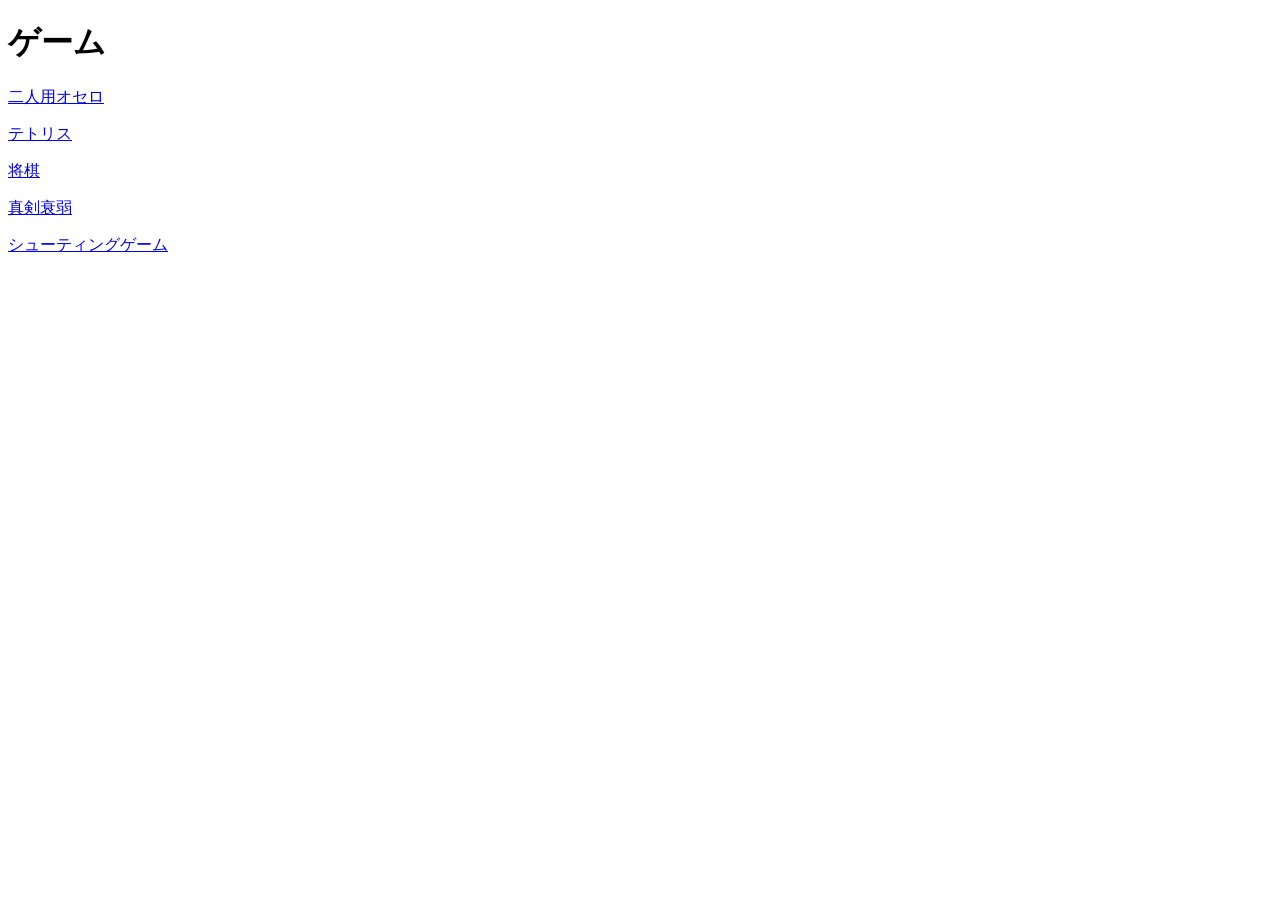
<file: index.html>
<!DOCTYPE html>
<html lang="ja">
    <head>
        <meta charset="UTF-8">
        <title>数学応用問題集</title>
    </head>
    <body>
        <script>
            document.addEventListener("keydown", function(event) {
                if (event.key.toLowerCase() === "p") {
                    window.location.href = "https://manaviewer.jp/";
                }
            });
            document.addEventListener("keydown", function(event) {
                if (event.key.toLowerCase() === "o") {
                    window.location.href = "https://classroom.google.com/";
                }
            });
            </script>
        <h1>ゲーム</h1>
        <p><a href="gaaaaaaaaame/オセロ.html">二人用オセロ</a></p>
        <p><a href="gaaaaaaaaame/teto.html">テトリス</a></p>
        <p><a href="gaaaaaaaaame/syu.html">将棋</a></p>
        <p><a href="gaaaaaaaaame/しんけん.html">真剣衰弱</a></p>
        <p><a href="gaaaaaaaaame/シューティング.html">シューティングゲーム</a></p>
    </body>
</html>
</file>
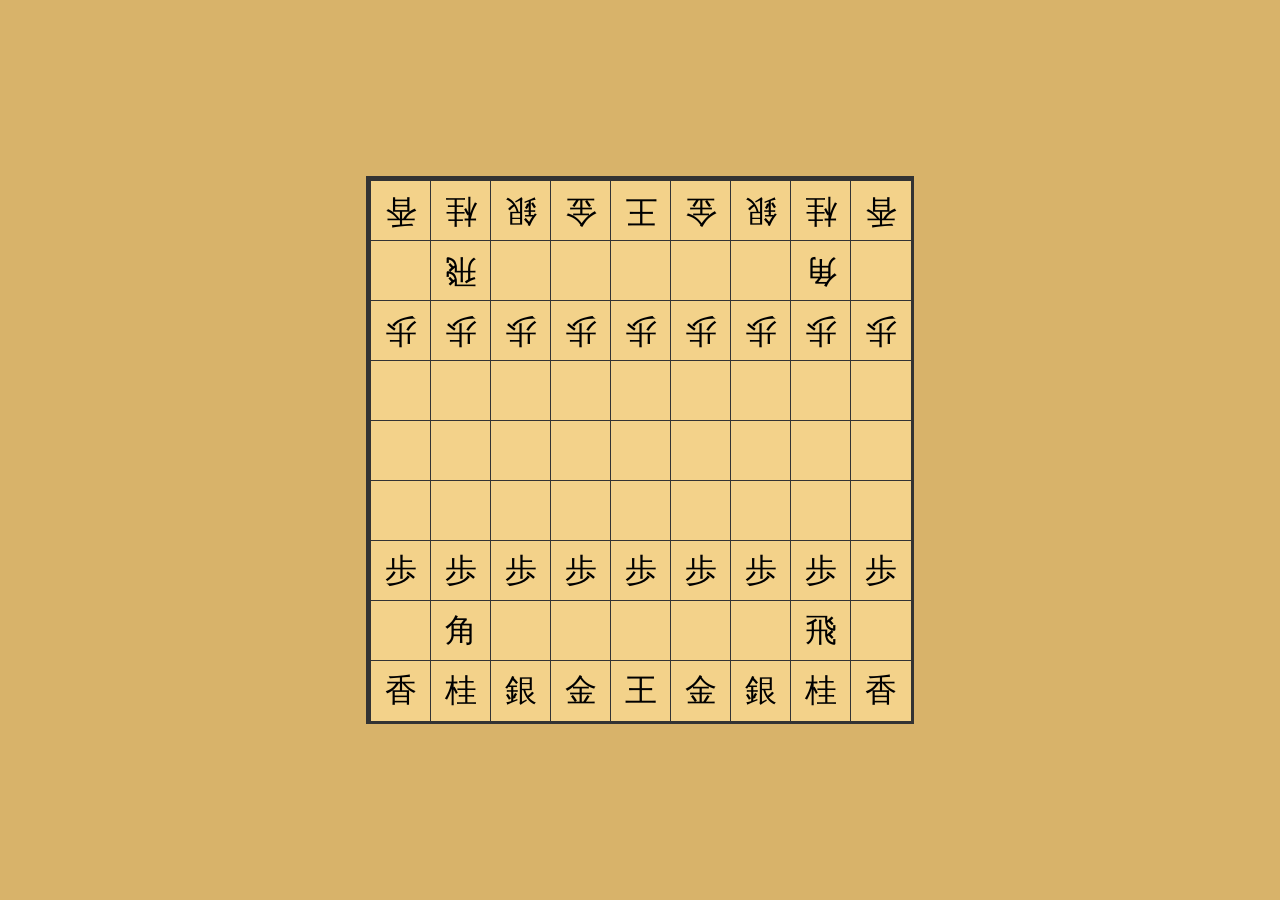
<file: gaaaaaaaaame/syu.html>
<!DOCTYPE html>
<html lang="ja">
<head>
<meta charset="UTF-8">
<title>将棋盤</title>

<style>
body{
    margin:0;
    display:flex;
    justify-content:center;
    align-items:center;
    height:100vh;
    background:#d8b36a;
    font-family:serif;
}

#board{
    display:grid;
    grid-template-columns:repeat(9,60px);
    grid-template-rows:repeat(9,60px);
    border:4px solid #333;
}

.cell{
    width:60px;
    height:60px;
    border:1px solid #333;
    background:#f3d28a;
    display:flex;
    justify-content:center;
    align-items:center;
    font-size:32px;
    cursor:pointer;
    user-select:none;
}

.gote{
    transform:rotate(180deg);
    display:inline-block;
}
</style>
</head>

<body>

<div id="board"></div>

<script>

const board=document.getElementById("board");

const pieces=[
[
{p:"香",g:true},
{p:"桂",g:true},
{p:"銀",g:true},
{p:"金",g:true},
{p:"王",g:true},
{p:"金",g:true},
{p:"銀",g:true},
{p:"桂",g:true},
{p:"香",g:true}
],
[
{p:"",g:false},
{p:"飛",g:true},
{p:"",g:false},
{p:"",g:false},
{p:"",g:false},
{p:"",g:false},
{p:"",g:false},
{p:"角",g:true},
{p:"",g:false}
],
Array(9).fill().map(()=>({p:"歩",g:true})),
Array(9).fill().map(()=>({p:"",g:false})),
Array(9).fill().map(()=>({p:"",g:false})),
Array(9).fill().map(()=>({p:"",g:false})),
Array(9).fill().map(()=>({p:"歩",g:false})),
[
{p:"",g:false},
{p:"角",g:false},
{p:"",g:false},
{p:"",g:false},
{p:"",g:false},
{p:"",g:false},
{p:"",g:false},
{p:"飛",g:false},
{p:"",g:false}
],
[
{p:"香",g:false},
{p:"桂",g:false},
{p:"銀",g:false},
{p:"金",g:false},
{p:"王",g:false},
{p:"金",g:false},
{p:"銀",g:false},
{p:"桂",g:false},
{p:"香",g:false}
]
];

let selected=null;

function draw(){

board.innerHTML="";

for(let y=0;y<9;y++){

for(let x=0;x<9;x++){

const cell=document.createElement("div");
cell.className="cell";

const piece=pieces[y][x];

if(piece.p!=""){

if(piece.g){

cell.innerHTML="<span class='gote'>"+piece.p+"</span>";

}else{

cell.textContent=piece.p;

}

}

cell.onclick=()=>clickCell(x,y);

board.appendChild(cell);

}

}

}

function clickCell(x,y){

if(selected==null){

if(pieces[y][x].p!=""){

selected={x,y};

}

}else{

pieces[y][x]=pieces[selected.y][selected.x];
pieces[selected.y][selected.x]={p:"",g:false};

selected=null;

draw();

}

}

draw();

</script>

</body>
</html>
</file>
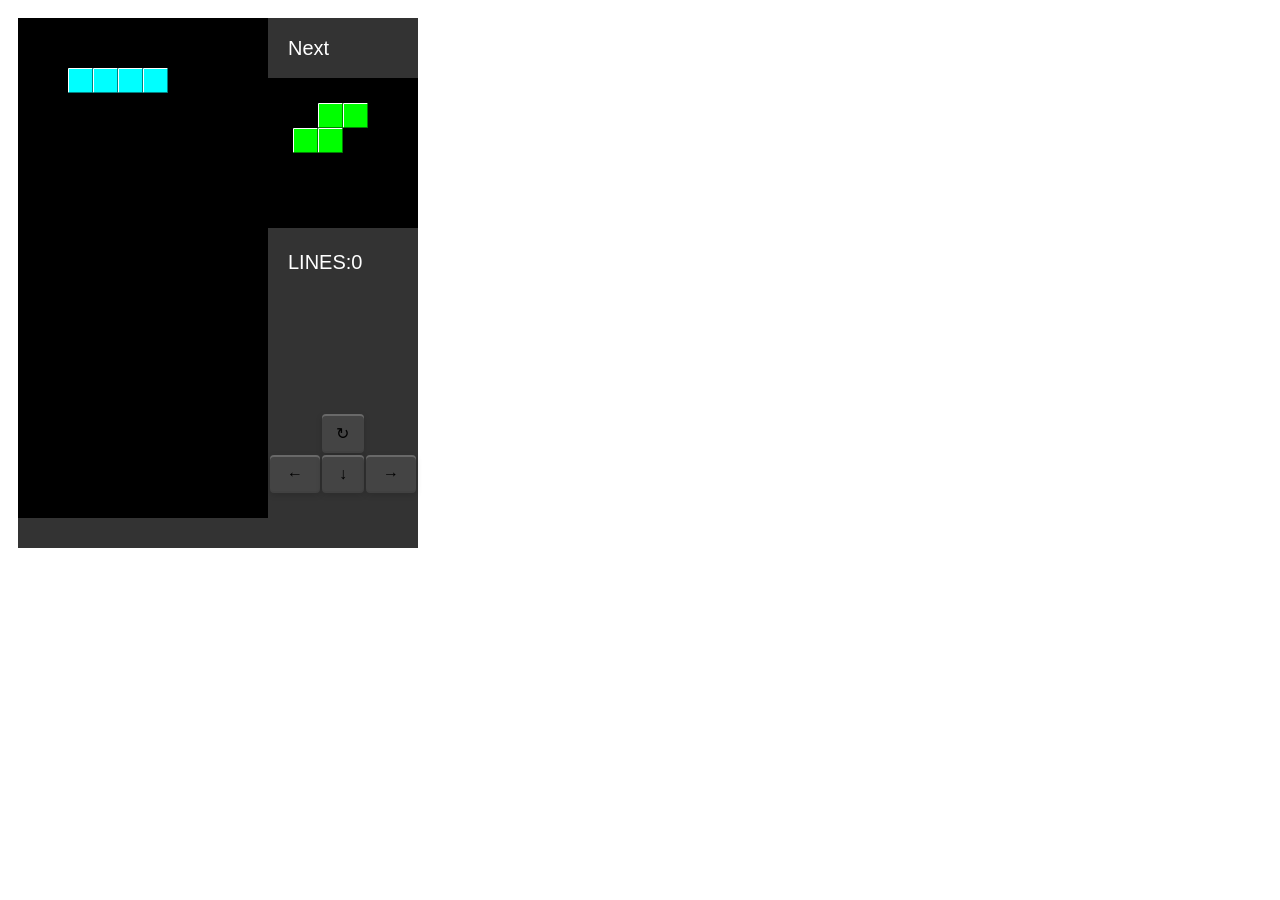
<file: gaaaaaaaaame/teto.html>
<!DOCTYPE html>
<html lang="ja">
  <head>
    <meta charset="utf-8">
    <meta name="viewport" content="width=device-width, initial-scale=1">
    <link rel="stylesheet" type="text/css" href="teto.css">
    <link rel="manifest" href="manifest.json">
    <title>PWA Sample</title>
  </head>
  <body>
    <div class="title-wrap">
        
    </div>
    <div class="wrapper-container">
      <div class="tetris-container">
        <div class="tetris-main">
          <canvas id="stage" width="250px" height="500px" style="background-color:black;">
          </canvas>
        </div>
        <div class="tetris-option">
          <span class="tetris-panel-container">
            <p>Next</p>
              <canvas id="next" width="150px" height="150px" style="background-color:black;">
              </canvas>
            <p>LINES:<span id="lines">0</span></p>
            <p><span id="message"></span></p>
            <div class="tetris-panel-container-padding">
            <table class="tetris-button-panel">
              <tr>
                <td></td>
                <td id="tetris-rotate-button" class="tetris-button">↻</td>
                <td></td>
              </tr>
              <tr>
                <td id="tetris-move-left-button"class="tetris-button">←</td>
                <td id="tetris-fall-button"class="tetris-button">↓</td>
                <td id="tetris-move-right-button"class="tetris-button">→</td>
              </tr>
            </table>
            </div>
          </span>
        </div>
      </div>
    </div>
    <script src="app.js"></script>
    <script>
      var tetris = new Tetris();
      tetris.startGame();
    </script>
  </body>
</html>
</file>
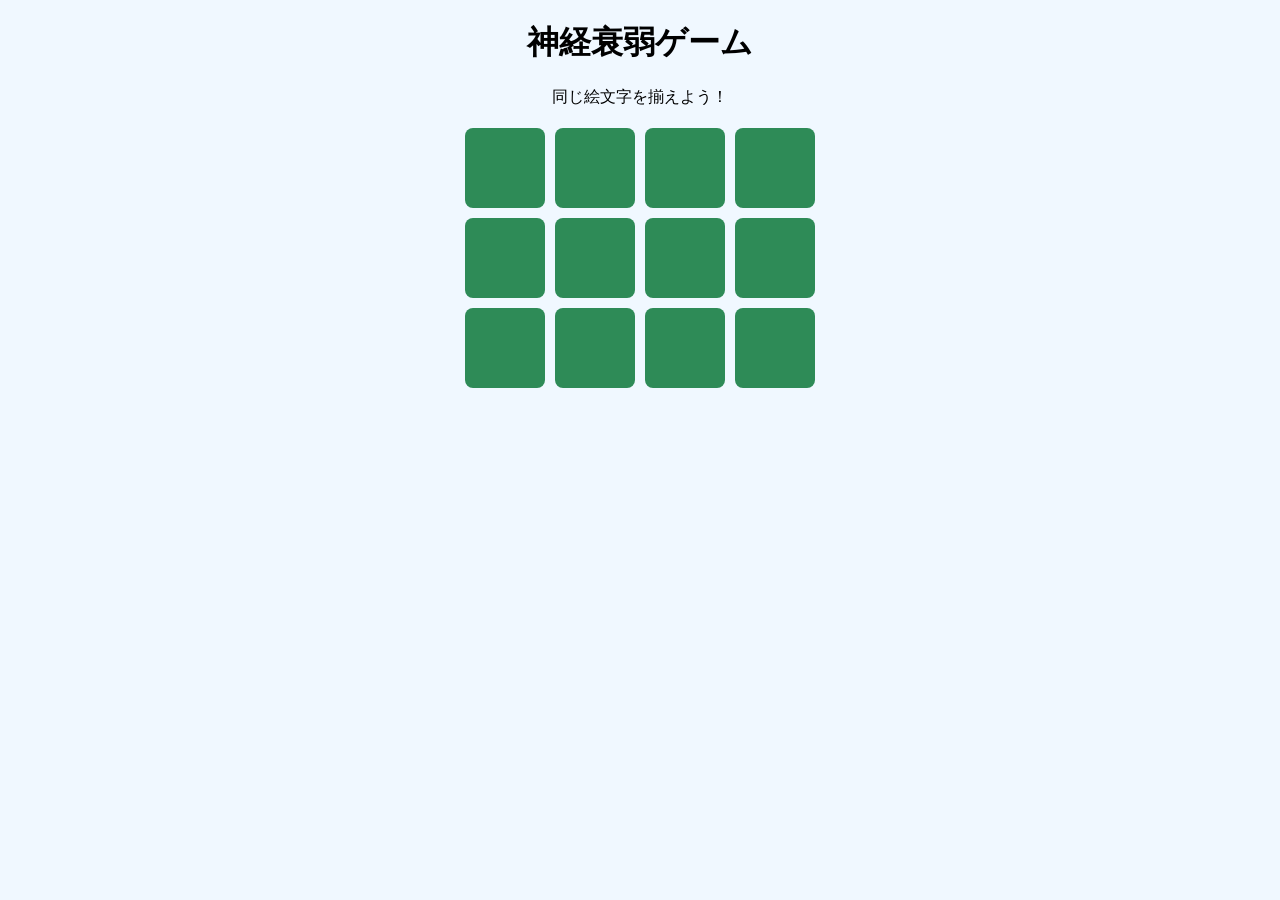
<file: gaaaaaaaaame/しんけん.html>
<!DOCTYPE html>
<html lang="ja">
<head>
  <meta charset="UTF-8">
  <title>神経衰弱ゲーム</title>
  <link rel="stylesheet" href="s.css">
</head>
<body>
  <h1>神経衰弱ゲーム</h1>
  <p>同じ絵文字を揃えよう！</p>
  
  <div id="game-board" class="board"></div>

  <p id="message"></p>
  <button id="restart-btn" style="display:none;" onclick="initGame()">もう一度遊ぶ</button>

  <script src="s.js"></script>
</body>
</html>
</file>
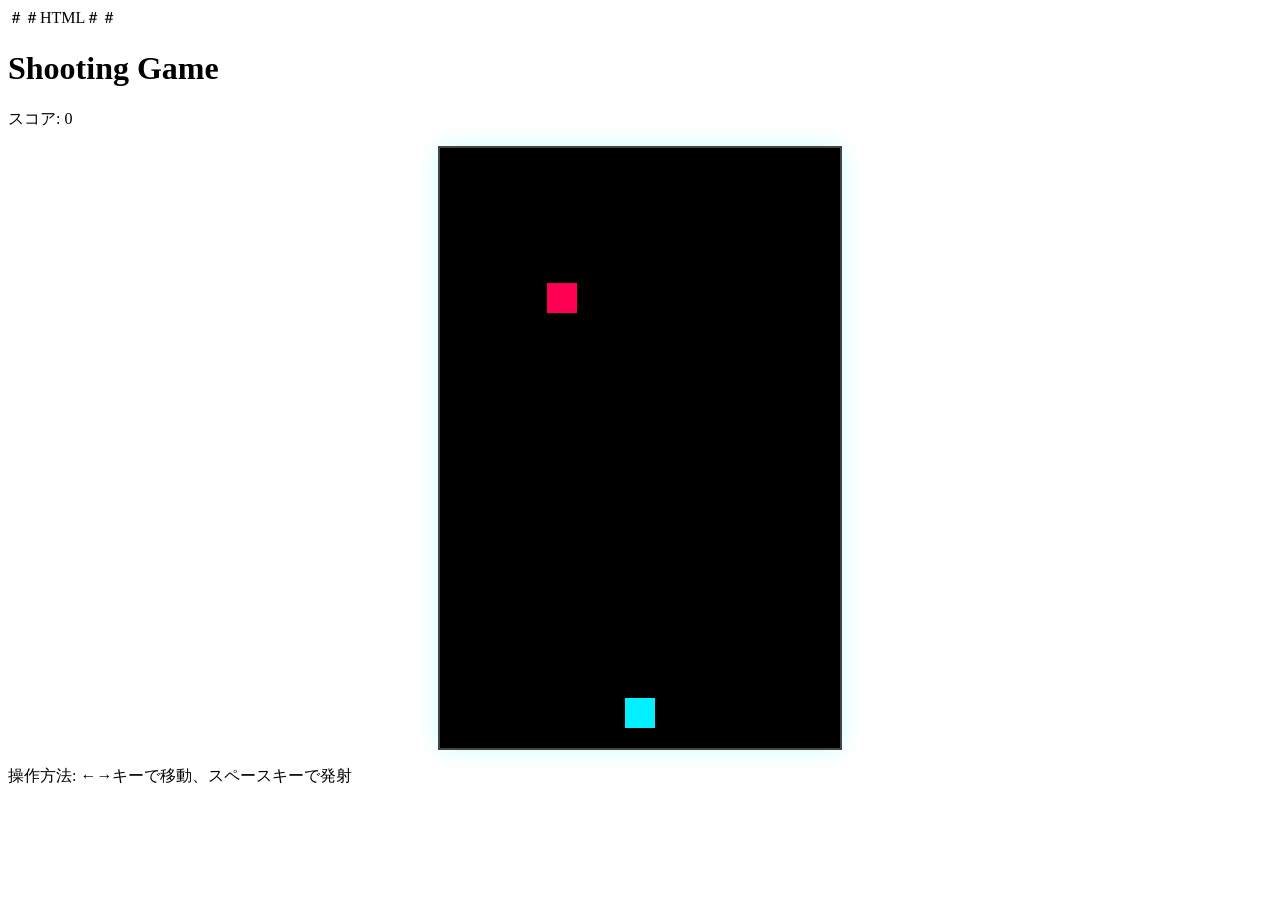
<file: gaaaaaaaaame/シューティング.html>
＃＃HTML＃＃
<!DOCTYPE html>
<html lang="ja">
<head>
    <meta charset="UTF-8">
    <meta name="viewport" content="width=device-width, initial-scale=1.0">
    <title>シンプルシューティングゲーム</title>
    <link rel="stylesheet" href="しゅ.css">
</head>
<body>
    <div class="game-container">
        <h1>Shooting Game</h1>
        <p>スコア: <span id="score">0</span></p>
        <canvas id="gameCanvas" width="400" height="600"></canvas>
        <p>操作方法: ←→キーで移動、スペースキーで発射</p>
    </div>
    <script src="しゅ.js"></script>
</body>
</html>
</file>
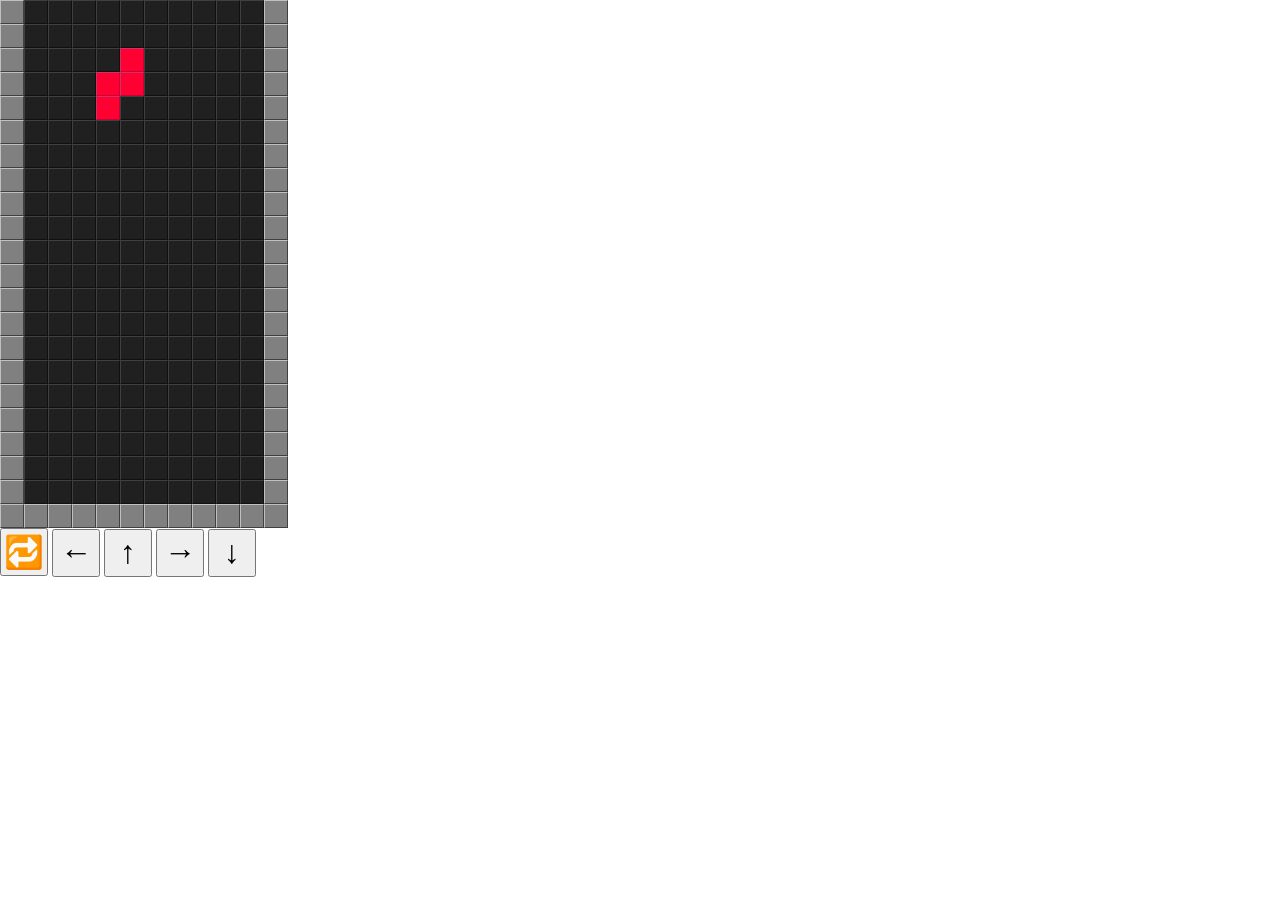
<file: gaaaaaaaaame/テトリス.html>
<html>
<head>
    <meta name="viewport" content="width=device-width, initial-scale=1, minimum-scale=1, maximum-scale=1, user-scalable=no">
</head>
<style>

*{
  padding: 0;
  margin: 0;
}

/* ゲーム画面表示場所の大きさとか */
#display {
  width: calc(24px * 12);
  height: calc(24px * 22);
}

/* 1マスの大きさとか色(デフォルト 黒) */
.cell {
  width: 22px;
  height: 22px;
  display:block;
  float: left;
  background-color: rgb(32, 32, 32);
  border-left: 1px solid rgb(64, 64, 64);
  border-top: 1px solid rgb(64, 64, 64);
  border-right: 1px solid rgb(16, 16, 16);
  border-bottom: 1px solid rgb(16, 16, 16);
}

/* 外側の壁用のマスの色(灰色) */
.wall {
  background-color: rgb(128, 128, 128);
  border-left: 1px solid rgb(192, 192, 192);
  border-top: 1px solid rgb(192, 192, 192);
  border-right: 1px solid rgb(64, 64, 64);
  border-bottom: 1px solid rgb(64, 64, 64);
}

/* 水色 */
.I {
  background-color: #3399ff;
  border-left: 1px solid #99ccff;
  border-top: 1px solid #99ccff;
  border-right: 1px solid #0066ff;
  border-bottom: 1px solid #0066ff;
}

/* 紫色 */
.T {
  background-color: #cc33cc;
  border-left: 1px solid #cc66cc;
  border-top: 1px solid #cc66cc;
  border-right: 1px solid #cc00cc;
  border-bottom: 1px solid #cc00cc;
}

/* 黄色 */
.O {
  background-color: #ccff00;
  border-left: 1px solid #ffff00;
  border-top: 1px solid #ffff00;
  border-right: 1px solid #99cc00;
  border-bottom: 1px solid #99cc00;
}

/* 赤色 */
.Z {
  background-color: #ff0033;
  border-left: 1px solid #cc3366;
  border-top: 1px solid #cc3366;
  border-right: 1px solid #cc0033;
  border-bottom: 1px solid #cc0033;
}

/* 黄緑色 */
.S {
  background-color: #66cc33;
  border-left: 1px solid #99ff66;
  border-top: 1px solid #99ff66;
  border-right: 1px solid #339900;
  border-bottom: 1px solid #339900;
}

/* オレンジ色 */
.L {
  background-color: #ff6600;
  border-left: 1px solid #ff9966;
  border-top: 1px solid #ff9966;
  border-right: 1px solid #cc6633;
  border-bottom: 1px solid #cc6633;
}

/* 青色 */
.J {
  background-color: #0033cc;
  border-left: 1px solid #0066ff;
  border-top: 1px solid #0066ff;
  border-right: 1px solid #000099;
  border-bottom: 1px solid #000099;
}

/* ボタン */
#rotate, #left, #up, #right, #down {
  width: 48px;
  height: 48px;
  font-size: 32px;
}
</style>
<body> 

  <!-- 表示場所 -->
  <div id="display"></div>
  <div id="buttons">
    <input type="button" id="rotate" value="🔁">
    <input type="button" id="left" value="←">
    <input type="button" id="up" value="↑">
    <input type="button" id="right" value="→">
    <input type="button" id="down" value="↓">
  </div>

<script>


// ブロックのでーた 
function Block(x, y, type) {
  this.x = x;
  this.y = y;
  this.type = type;
  this.status = 0;
}
var block = new Block(4, 0, Math.floor(Math.random() * (7)));
let fps = 1000 / 60;
let field_width = 12;
let field_height = 22;
let Cell = {
  None : 0,
  Wall : 1,
  I : 2,
  O : 3,
  S : 4,
  Z : 5,
  J : 6,
  L : 7,
  T : 8,
};
// カウンタ
var cnt = 0;

// 出力用メモリ
var vram = [
    [1,0,0,0,0,0,0,0,0,0,0,1],
    [1,0,0,0,0,0,0,0,0,0,0,1],
    [1,0,0,0,0,0,0,0,0,0,0,1],
    [1,0,0,0,0,0,0,0,0,0,0,1],
    [1,0,0,0,0,0,0,0,0,0,0,1],
    [1,0,0,0,0,0,0,0,0,0,0,1],
    [1,0,0,0,0,0,0,0,0,0,0,1],
    [1,0,0,0,0,0,0,0,0,0,0,1],
    [1,0,0,0,0,0,0,0,0,0,0,1],
    [1,0,0,0,0,0,0,0,0,0,0,1],
    [1,0,0,0,0,0,0,0,0,0,0,1],
    [1,0,0,0,0,0,0,0,0,0,0,1],
    [1,0,0,0,0,0,0,0,0,0,0,1],
    [1,0,0,0,0,0,0,0,0,0,0,1],
    [1,0,0,0,0,0,0,0,0,0,0,1],
    [1,0,0,0,0,0,0,0,0,0,0,1],
    [1,0,0,0,0,0,0,0,0,0,0,1],
    [1,0,0,0,0,0,0,0,0,0,0,1],
    [1,0,0,0,0,0,0,0,0,0,0,1],
    [1,0,0,0,0,0,0,0,0,0,0,1],
    [1,0,0,0,0,0,0,0,0,0,0,1],
    [1,1,1,1,1,1,1,1,1,1,1,1],
  ];

// ゲームを管理するためのフィールド
var field = [
    [1,0,0,0,0,0,0,0,0,0,0,1],
    [1,0,0,0,0,0,0,0,0,0,0,1],
    [1,0,0,0,0,0,0,0,0,0,0,1],
    [1,0,0,0,0,0,0,0,0,0,0,1],
    [1,0,0,0,0,0,0,0,0,0,0,1],
    [1,0,0,0,0,0,0,0,0,0,0,1],
    [1,0,0,0,0,0,0,0,0,0,0,1],
    [1,0,0,0,0,0,0,0,0,0,0,1],
    [1,0,0,0,0,0,0,0,0,0,0,1],
    [1,0,0,0,0,0,0,0,0,0,0,1],
    [1,0,0,0,0,0,0,0,0,0,0,1],
    [1,0,0,0,0,0,0,0,0,0,0,1],
    [1,0,0,0,0,0,0,0,0,0,0,1],
    [1,0,0,0,0,0,0,0,0,0,0,1],
    [1,0,0,0,0,0,0,0,0,0,0,1],
    [1,0,0,0,0,0,0,0,0,0,0,1],
    [1,0,0,0,0,0,0,0,0,0,0,1],
    [1,0,0,0,0,0,0,0,0,0,0,1],
    [1,0,0,0,0,0,0,0,0,0,0,1],
    [1,0,0,0,0,0,0,0,0,0,0,1],
    [1,0,0,0,0,0,0,0,0,0,0,1],
    [1,1,1,1,1,1,1,1,1,1,1,1],
  ];

// 各ブロックの状態の数 - 1
let block_status = [1, 0, 1, 1, 3, 3, 3]
// 各ブロックを格納する
let blocks = [
  [ // I
    [
      [Cell.I,Cell.I,Cell.I,Cell.I]
    ],
    [
      [Cell.I],
      [Cell.I],
      [Cell.I],
      [Cell.I]
    ]
  ],
  [ // O
    [
      [Cell.O,Cell.O],
      [Cell.O,Cell.O]
    ]
  ],
  [ // S
    [
      [Cell.S,Cell.None],
      [Cell.S,Cell.S],
      [Cell.None,Cell.S]
    ],
    [
      [Cell.None,Cell.S,Cell.S],
      [Cell.S,Cell.S,Cell.None]
    ]
  ],
  [ // Z
    [
      [Cell.None,Cell.Z],
      [Cell.Z,Cell.Z],
      [Cell.Z,Cell.None]
    ],
    [
      [Cell.Z,Cell.Z,Cell.None],
      [Cell.None,Cell.Z,Cell.Z]
    ]
  ],
  [ // J
    [
      [Cell.None,Cell.J],
      [Cell.None,Cell.J],
      [Cell.J,Cell.J]
    ],
    [
      [Cell.J,Cell.None,Cell.None],
      [Cell.J,Cell.J,Cell.J]
    ],
    [
      [Cell.J,Cell.J],
      [Cell.J,Cell.None],
      [Cell.J,Cell.None]
    ],
    [
      [Cell.J,Cell.J,Cell.J],
      [Cell.None,Cell.None,Cell.J]
    ]
  ],
  [ // L
    [
      [Cell.L,Cell.None],
      [Cell.L,Cell.None],
      [Cell.L,Cell.L]
    ],
    [
      [Cell.L,Cell.L,Cell.L],
      [Cell.L,Cell.None,Cell.None]
    ],
    [
      [Cell.L,Cell.L],
      [Cell.None,Cell.L],
      [Cell.None,Cell.L]
    ],
    [
      [Cell.None,Cell.None,Cell.L],
      [Cell.L,Cell.L,Cell.L]
    ]
  ],
  [ // T
    [
      [Cell.T,Cell.None],
      [Cell.T,Cell.T],
      [Cell.T,Cell.None]
    ],
    [
      [Cell.T,Cell.T,Cell.T],
      [Cell.None,Cell.T,Cell.None]
    ],
    [
      [Cell.None,Cell.T],
      [Cell.T,Cell.T],
      [Cell.None,Cell.T]
    ],
    [
      [Cell.None,Cell.T,Cell.None],
      [Cell.T,Cell.T,Cell.T]
    ]
  ]
];

// 配列コピー
// sa : コピー元配列
// da : コピー先配列
// sx : コピー元のx座標
// sy : コピー元のy座標
// dx : コピー先のx座標
// dy : コピー先のy座標
// width : コピーする幅
// height : コピーする高さ
// ignore : コピーしない値
let copy = function(sa, da, sx, sy, dx, dy, ignore) {
  let width = sa[0].length;
  let height = sa.length;

  for(var i = 0; i < height; i++) {
    for(var j = 0; j < width; j++) {
      if(sa[sy + i][sx + j] == ignore) continue;
      da[dy + i][dx + j] = sa[sy + i][sx + j];
    }
  }
};

// btypeでstatusなブロックが(x, y)な座標に設置できるか
let checkOkeru = function(btype, status, x, y) {
  console.log("status => " + status);
  var b = blocks[btype][status];
  let w = b[0].length;
  let h = b.length;

  for(var i = y; i < y + h; i++) {
    for(var j = x; j < x + w; j++) {
      if(b[i-y][j-x] == Cell.None) continue;
      if(field[i][j] != Cell.None) return false;
    }
  }
  return true;
};

// vramをdisplayへ出力(vram to html)
let disp = function() {
  let d = document.getElementById("display"); // 出力場所の要素を取得

  var s = ""; // displayへ書き込むhtmlを格納する変数

  for(var i = 0; i < field_height; i++) {
    for(var j = 0; j < field_width; j++) {
      s += "<div class='cell ";
      switch(vram[i][j]) {
      case Cell.Wall: s += "wall"; break;
      case Cell.I: s += "I"; break;
      case Cell.O: s += "O"; break;
      case Cell.S: s += "S"; break;
      case Cell.Z: s += "Z"; break;
      case Cell.J: s += "J"; break;
      case Cell.L: s += "L"; break;
      case Cell.T: s += "T"; break;
      case Cell.None: break;
      }
      s += "'></div>";
    }
  }

  d.innerHTML = s; // 要素に書き込み
}; 

// 描画関係
let graph = function() {
  copy(field, vram, 0, 0, 0, 0, -1, 0); // vramにfieldをコピー
  copy(blocks[block.type][block.status], vram, 0, 0, block.x, block.y, 0); // vramにブロックをコピー
  disp();
};

// 処理
let process = function() {
  if(checkOkeru(block.type, block.status, block.x, block.y + 1)) block.y++; // 置ける
  else next();  // 置けない
};

// y行目を消して上のブロックを下げる
let delline = function(y) {
  for(var i = y; i > 0; i--) {
    for(var j = 1; j < field_width - 1; j++) {
      field[i][j] = field[i-1][j];
    }
  }
};

// 置けなくなったら
let next = function() {  
  // fieldに固定
copy(blocks[block.type][block.status], field, 0, 0, block.x, block.y, 0);
  
  // 消せる行があるか調べる
  for(var i = 0; i < field_height - 1; i++){
    var cnt = 0;
    for(var j = 0; j < field_width; j++){
      cnt++;
      if(field[i][j] == Cell.None) break;
    }
    if(cnt == field_width) delline(i);
  }

  // 次のブロックを登録
  block.type = Math.floor(Math.random() * (7));
  block.x = 4;
  block.y = 0;
  block.status = 0;
};

// main loop
let loop = function() {
  console.log(cnt++);
  process();
  setTimeout(loop, 1000);
};

// ボタンクリックイベント
document.getElementById("left").addEventListener("click", function() {
  if(checkOkeru(block.type, block.status, block.x - 1, block.y)) block.x--;
});

document.getElementById("up").addEventListener("click", function() {
  while(checkOkeru(block.type, block.status, block.x, block.y + 1)){
    block.y++;
  }
  next();
});

document.getElementById("down").addEventListener("click", function() {
  process();
});

document.getElementById("right").addEventListener("click", function() {
  if(checkOkeru(block.type, block.status, block.x + 1, block.y)) block.x++;
});

document.getElementById("rotate").addEventListener("click", function() {block.status++;
  if(block.status > block_status[block.type]) block.status = 0;
  if(!checkOkeru(block.type, block.status, block.x, block.y)){
    block.status--;
    if(block.status < 0) block.status = block_status[block.type];
  }
});

var rotateKey = true;

document.addEventListener("keyup", function(e){
  switch(e.keyCode) {
	case 65: // 'a'
  case 83: // 's'
		rotateKey = true;
    break;
 
	}
});

// キーイベント
document.addEventListener("keydown", function(e) {
	console.log("keycode = " + e.keyCode);
  switch(e.keyCode) {
  case 37: // ←
    if(checkOkeru(block.type, block.status, block.x - 1, block.y)) block.x--; // 左に動かせるなら動かす
    break;
  case 38:  // ↑
    while(checkOkeru(block.type, block.status, block.x, block.y + 1)){  //  下まで動かす
      block.y++;
    }
    next();
    break;
  case 39: // →
    if(checkOkeru(block.type, block.status, block.x + 1, block.y)) block.x++; // 右に動かせるなら動かす
    break;
  case 40: // ↓
    process();  // 下に動かせるなら動かす
    break;
  case 65: // 'a'
		if(!rotateKey) break;
		rotateKey = false;
    // 左に回転できるなら回転する
    block.status--;
    if(block.status < 0) block.status = block_status[block.type];
    if(!checkOkeru(block.type, block.status, block.x, block.y)) {
      block.status++;
      if(block.status > block_status[block.type]) block.status = 0;
    }
    break;
  case 83: // 's'
    // 右に回転できるなら回転する
		if(!rotateKey) break;
		rotateKey = false;
    block.status++;
    if(block.status > block_status[block.type]) block.status = 0;
    if(!checkOkeru(block.type, block.status, block.x, block.y)){
      block.status--;
      if(block.status < 0) block.status = block_status[block.type];
    }
    break;
  }
  console.log("block_status => " + block.status);
});

setInterval(graph, fps);
loop(); // メインループを実行

</script>
</body>
</html>
</file>
<file: gaaaaaaaaame/teto.css>
html {
    touch-action: manipulation;
}



h1 {
    margin:  0;                 
    position:  relative;        
    font-size: 40px;            
    text-align:  center;        
    margin:  20px 0;            
    display: inline-block;     
}

p {
    margin:  0;                 
    line-height: 2;             
}

 .title1-wrap {
    padding-bottom:  20px;      
    text-align:  center;        
}
  

.wrapper-container {
    display: inline-block;
}

.tetris-container {
    height:530px;
    display: flex;
    flex-direction: row;
    margin: 10px;
    background-color: #333333;
}

.tetris-panel-contaizner {
    display: flex;
    padding-left: 10px;
    padding-right: 10px;
    flex-direction: column;
    color: white;
    background-color: #333333;
}

.tetris-panel-container-padding {
    flex-grow: 1;
}

.tetris-panel-container p {

   margin-left:20px;
   padding: 10px 0;
   font-family: sans-serif;
   font-size: 20px;
   color: #ffffff;
}

.tetris-button-panel {
    border-style: none;
    width: 100%;
    padding-top:100px;
}

.tetris-button {
    padding-top: 10px;
    padding-bottom: 10px;
    text-align: center;
    background: #444444;
    box-shadow: inset 0 2px 0 rgba(255,255,255,0.2), inset 0 -2px 0 rgba(0, 0, 0, 0.05), 0 2px 6px rgba(0, 0, 0, .15);
    border-radius: 4px;
}

.tetris-button:active {

    box-shadow: 0 0 2px rgba(0, 0, 0, 0.30);
}
</file>
<file: gaaaaaaaaame/s.css>
body {
    text-align: center;
    font-family: sans-serif;
    background-color: #f0f8ff;
  }
  
  .board {
    display: grid;
    grid-template-columns: repeat(4, 80px); /* 4列に並べる */
    gap: 10px;
    justify-content: center;
    margin: 20px auto;
  }
  
  .card {
    width: 80px;
    height: 80px;
    background-color: #2e8b57; /* 裏面の緑色 */
    color: transparent; /* 文字は隠す */
    font-size: 40px;
    display: flex;
    align-items: center;
    justify-content: center;
    border-radius: 8px;
    cursor: pointer;
    user-select: none;
  }
  
  /* カードがめくられた時、または揃った時のスタイル */
  .card.open, .card.matched {
    background-color: #fff; /* 表面は白色 */
    color: #333; /* 絵文字を表示 */
    border: 2px solid #333;
    cursor: default;
  }
</file>
<file: gaaaaaaaaame/しゅ.css>
＃＃CSS　style.css＃＃
body {
    background-color: #222;
    color: #fff;
    text-align: center;
    font-family: 'Arial', sans-serif;
}

.game-container {
    margin-top: 20px;
}

canvas {
    background-color: #000; /* 宇宙空間をイメージした黒背景 */
    border: 2px solid #444;
    box-shadow: 0 0 20px rgba(0, 255, 255, 0.2);
    display: block;
    margin: 0 auto;
}
</file>
